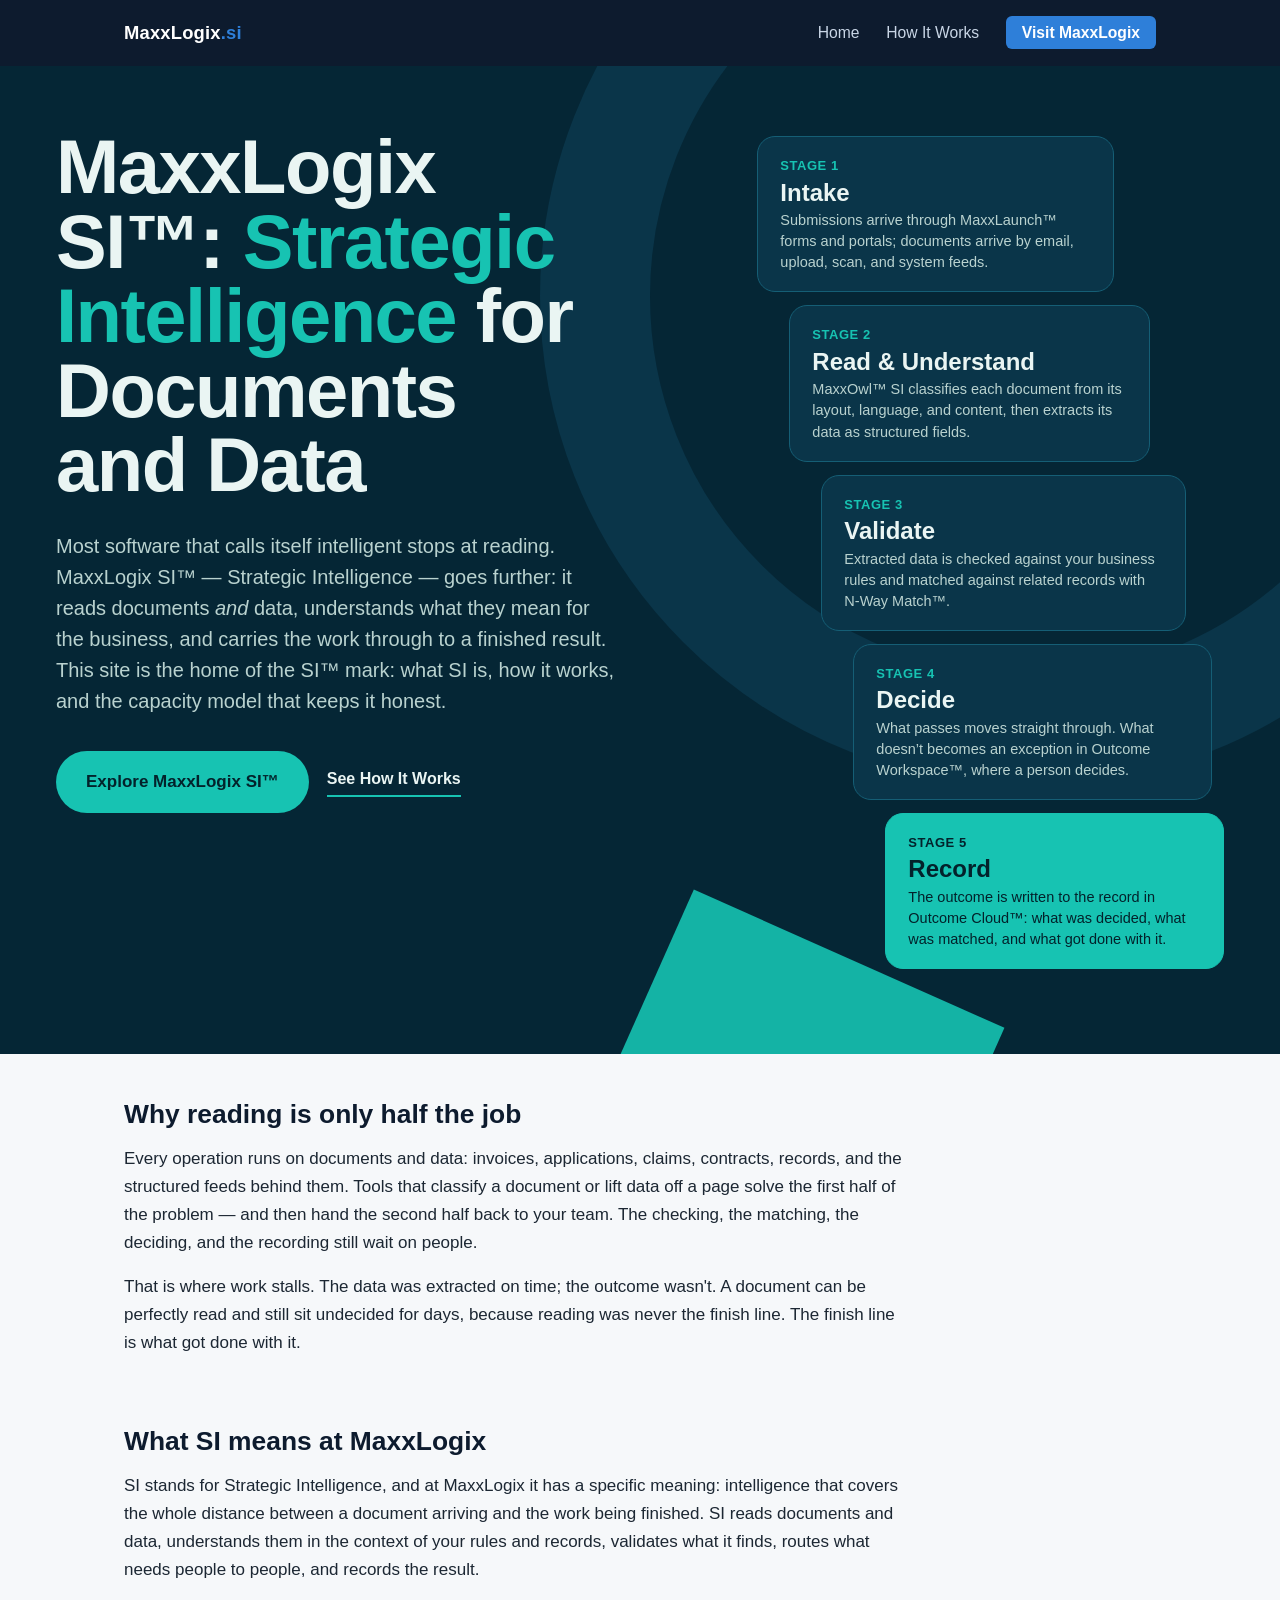
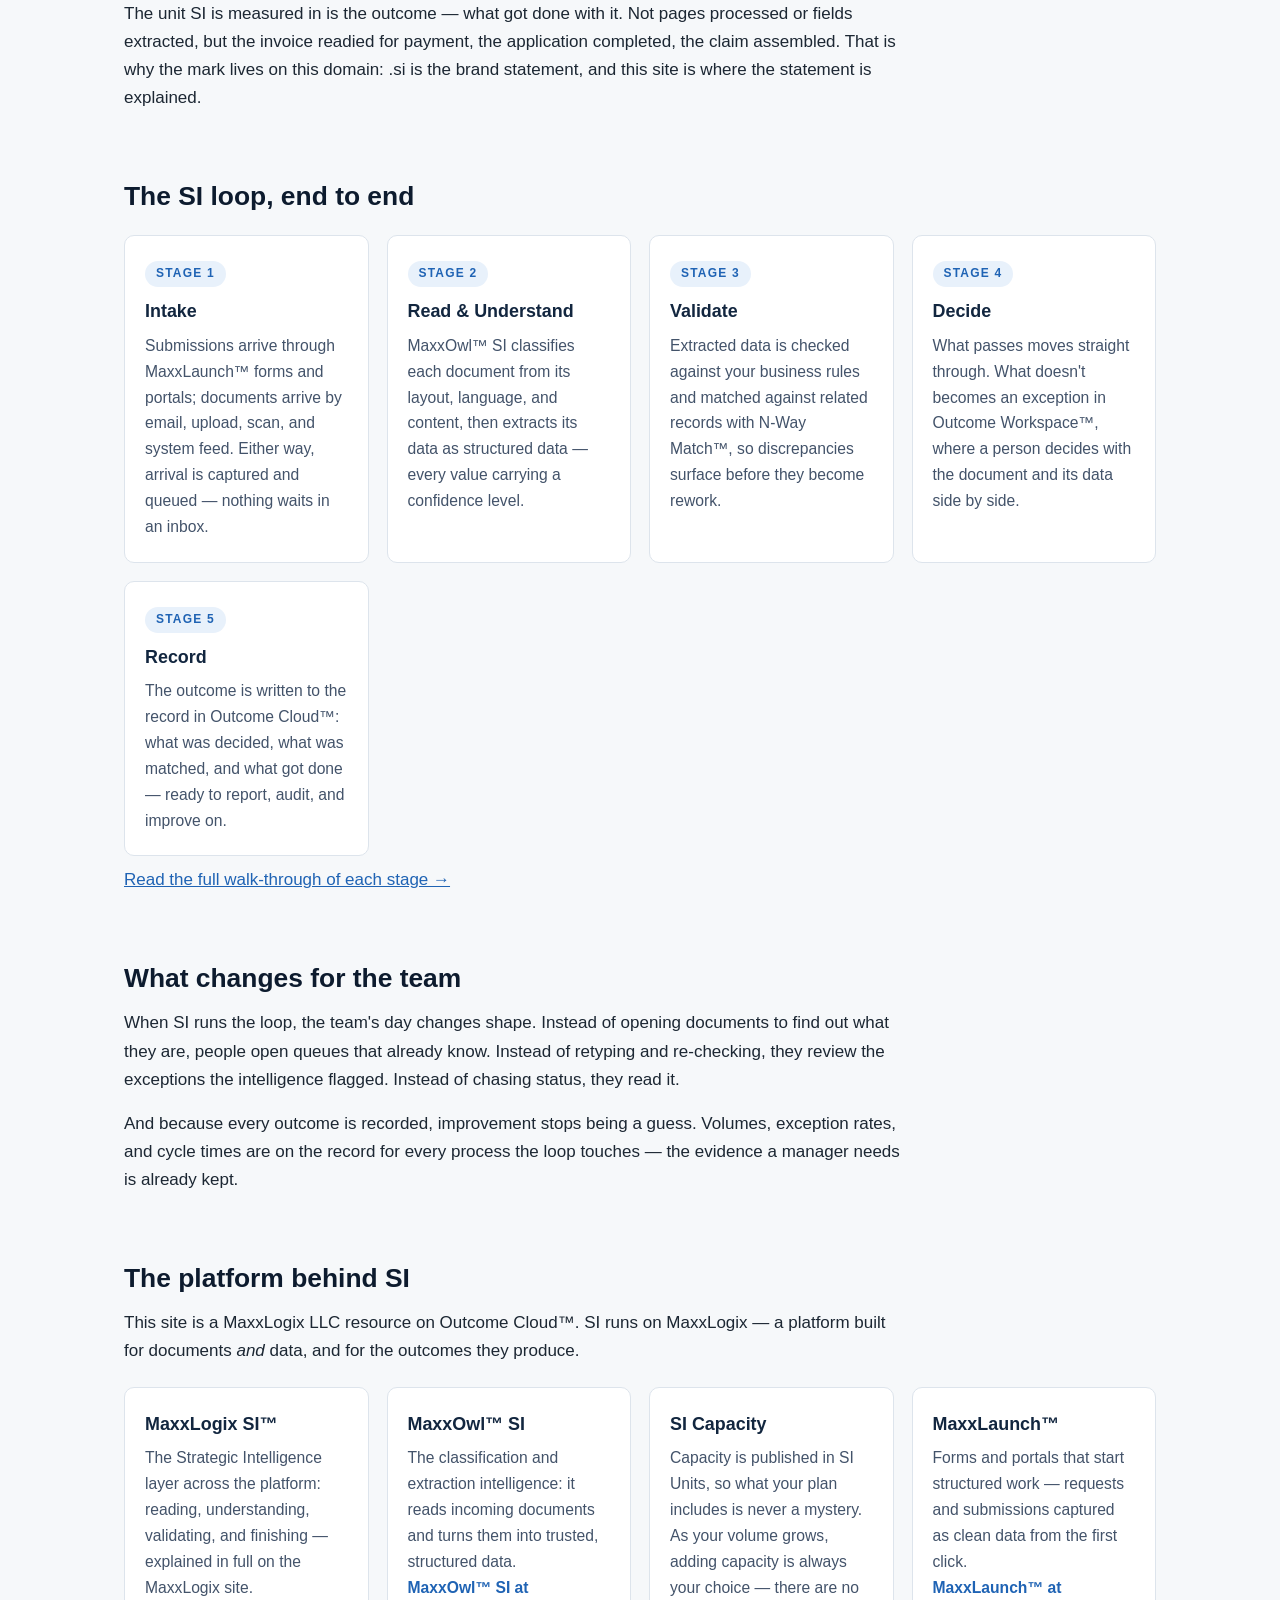
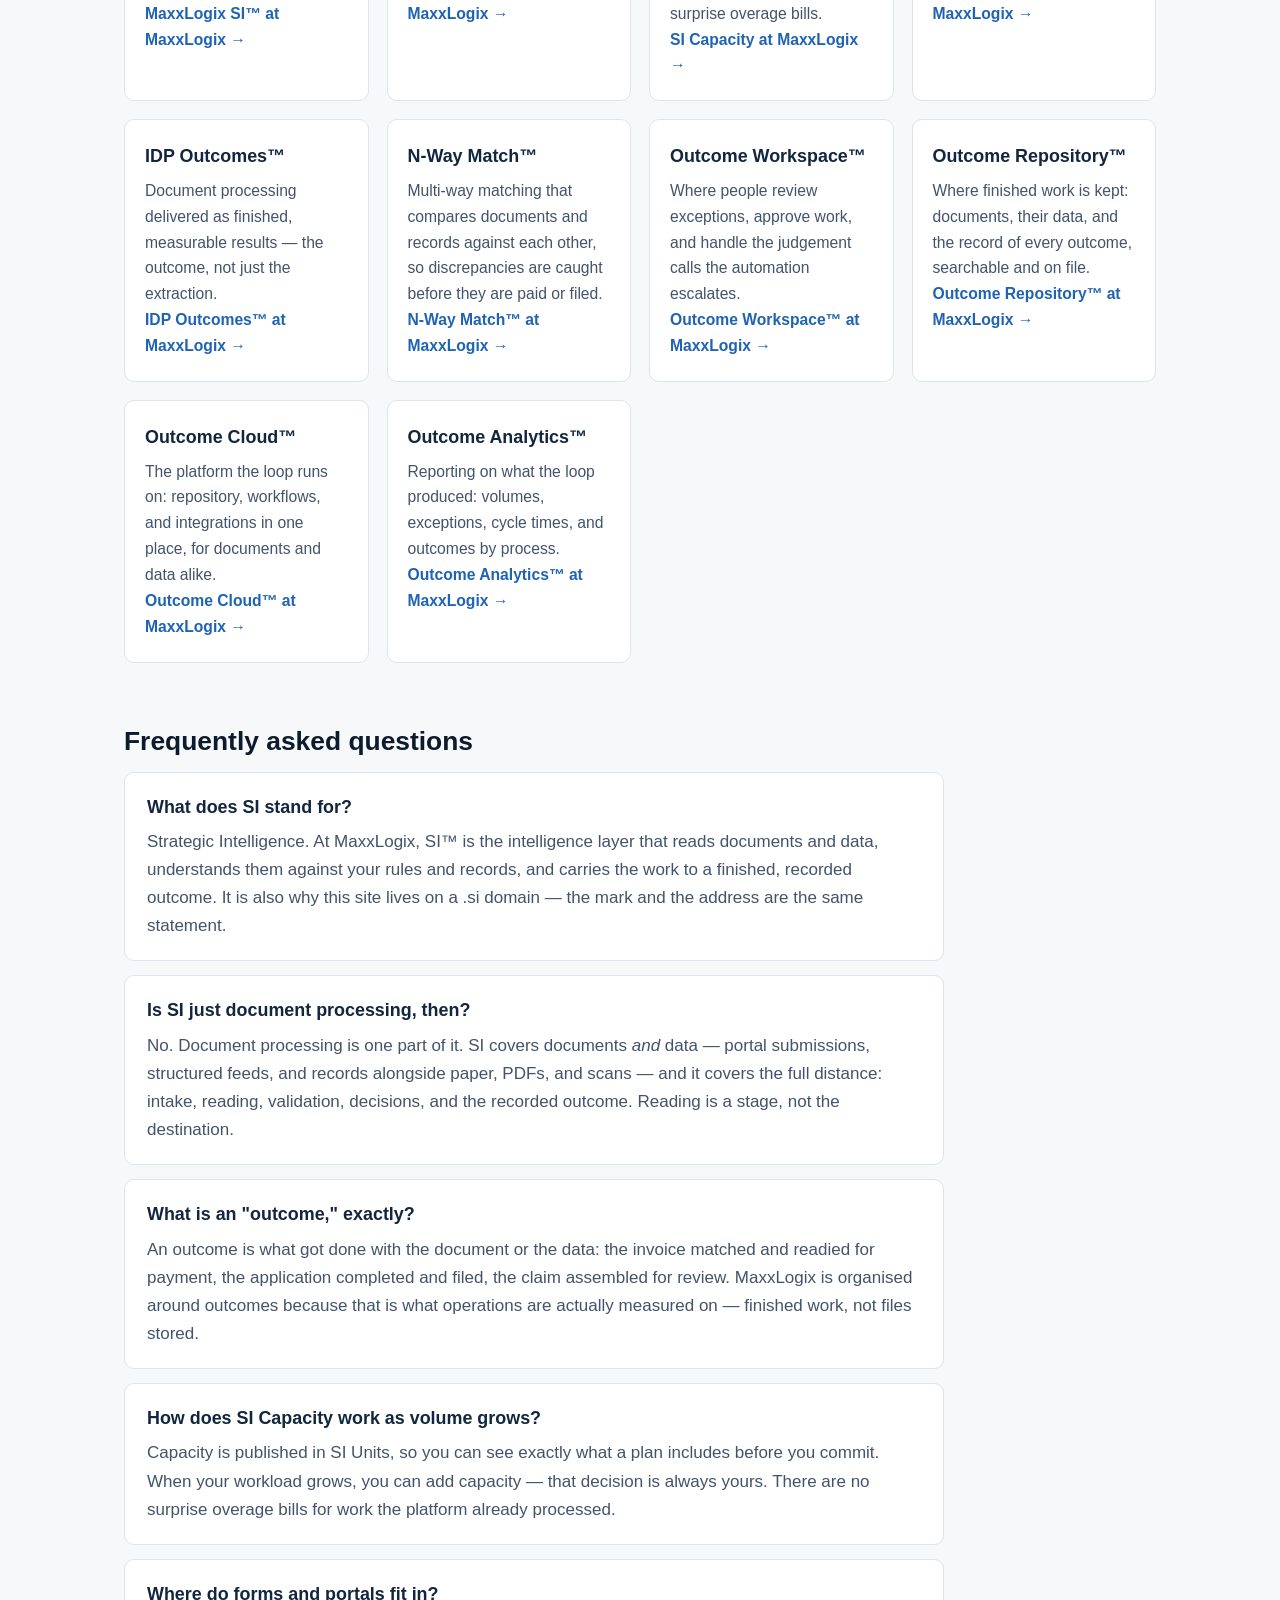
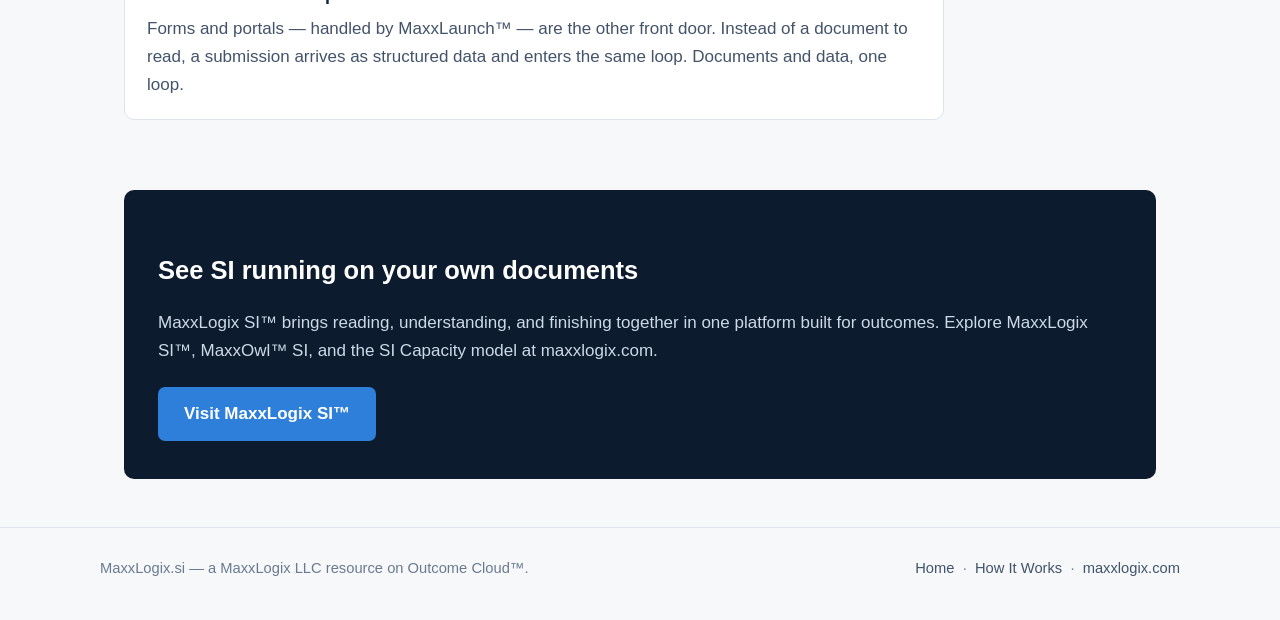
<file: index.html>
<!DOCTYPE html>
<html lang="en">
<head>
<meta charset="UTF-8">
<meta name="viewport" content="width=device-width, initial-scale=1.0">
<title>MaxxLogix SI&trade;: Strategic Intelligence for Documents and Data | MaxxLogix.si</title>
<meta name="description" content="MaxxLogix SI&trade; is Strategic Intelligence for documents and data: intelligence that reads, understands, and finishes the work. Meet MaxxOwl&trade; SI and SI Capacity.">
<link rel="canonical" href="https://maxxlogix.si/">
<meta property="og:type" content="website">
<meta property="og:site_name" content="MaxxLogix.si">
<meta property="og:title" content="MaxxLogix SI&trade;: Strategic Intelligence for Documents and Data">
<meta property="og:description" content="Reading is only half the job. MaxxLogix SI&trade; reads documents and data, understands them, and carries the work to a finished outcome.">
<meta property="og:url" content="https://maxxlogix.si/">
<meta name="twitter:card" content="summary">
<link rel="stylesheet" href="style.css">
</head>
<body>

<header class="site-header">
  <div class="header-inner">
    <a class="wordmark" href="index.html">MaxxLogix<span>.si</span></a>
    <nav class="main-nav">
      <a href="index.html">Home</a>
      <a href="how-it-works.html">How It Works</a>
      <a class="nav-cta" href="https://maxxlogix.com/maxxlogix-si/">Visit MaxxLogix</a>
    </nav>
  </div>
</header>

<section class="bh">
  <div class="bh-wrap">
    <div class="bh-grid">
      <div>
        <h1 class="bh-h1" style="font-size:76px">MaxxLogix SI&trade;: <span class="bh-a">Strategic Intelligence</span> for Documents and Data</h1>
        <p class="bh-lede">Most software that calls itself intelligent stops at reading. MaxxLogix SI&trade; — Strategic Intelligence — goes further: it reads documents <em>and</em> data, understands what they mean for the business, and carries the work through to a finished result. This site is the home of the SI&trade; mark: what SI is, how it works, and the capacity model that keeps it honest.</p>
        <div class="bh-actions">
          <a class="bh-btn" href="https://maxxlogix.com/maxxlogix-si/">Explore MaxxLogix SI&trade;</a>
          <a class="bh-link2" href="how-it-works.html">See How It Works</a>
        </div>
      </div>
      <div class="bh-path" aria-label="The path, end to end">
        <div class="bh-stage bh-s1"><div class="bh-n">Stage 1</div><div class="bh-t">Intake</div><div class="bh-d">Submissions arrive through MaxxLaunch&trade; forms and portals; documents arrive by email, upload, scan, and system feeds.</div></div>
        <div class="bh-stage bh-s2"><div class="bh-n">Stage 2</div><div class="bh-t">Read &amp; Understand</div><div class="bh-d">MaxxOwl&trade; SI classifies each document from its layout, language, and content, then extracts its data as structured fields.</div></div>
        <div class="bh-stage bh-s3"><div class="bh-n">Stage 3</div><div class="bh-t">Validate</div><div class="bh-d">Extracted data is checked against your business rules and matched against related records with N-Way Match&trade;.</div></div>
        <div class="bh-stage bh-s4"><div class="bh-n">Stage 4</div><div class="bh-t">Decide</div><div class="bh-d">What passes moves straight through. What doesn&rsquo;t becomes an exception in Outcome Workspace&trade;, where a person decides.</div></div>
        <div class="bh-stage bh-s5"><div class="bh-n">Stage 5</div><div class="bh-t">Record</div><div class="bh-d">The outcome is written to the record in Outcome Cloud&trade;: what was decided, what was matched, and what got done with it.</div></div>
      </div>
    </div>
  </div>
</section>

<main>

  <section>
    <h2>Why reading is only half the job</h2>
    <p>Every operation runs on documents and data: invoices, applications, claims, contracts, records, and the structured feeds behind them. Tools that classify a document or lift data off a page solve the first half of the problem — and then hand the second half back to your team. The checking, the matching, the deciding, and the recording still wait on people.</p>
    <p>That is where work stalls. The data was extracted on time; the outcome wasn't. A document can be perfectly read and still sit undecided for days, because reading was never the finish line. The finish line is what got done with it.</p>
  </section>

  <section>
    <h2>What SI means at MaxxLogix</h2>
    <p>SI stands for Strategic Intelligence, and at MaxxLogix it has a specific meaning: intelligence that covers the whole distance between a document arriving and the work being finished. SI reads documents and data, understands them in the context of your rules and records, validates what it finds, routes what needs people to people, and records the result.</p>
    <p>The unit SI is measured in is the outcome — what got done with it. Not pages processed or fields extracted, but the invoice readied for payment, the application completed, the claim assembled. That is why the mark lives on this domain: .si is the brand statement, and this site is where the statement is explained.</p>
  </section>

  <section>
    <h2>The SI loop, end to end</h2>
    <div class="grid">
      <div class="card">
        <span class="step">Stage 1</span>
        <h3>Intake</h3>
        <p>Submissions arrive through MaxxLaunch&trade; forms and portals; documents arrive by email, upload, scan, and system feed. Either way, arrival is captured and queued — nothing waits in an inbox.</p>
      </div>
      <div class="card">
        <span class="step">Stage 2</span>
        <h3>Read &amp; Understand</h3>
        <p>MaxxOwl&trade; SI classifies each document from its layout, language, and content, then extracts its data as structured data — every value carrying a confidence level.</p>
      </div>
      <div class="card">
        <span class="step">Stage 3</span>
        <h3>Validate</h3>
        <p>Extracted data is checked against your business rules and matched against related records with N-Way Match&trade;, so discrepancies surface before they become rework.</p>
      </div>
      <div class="card">
        <span class="step">Stage 4</span>
        <h3>Decide</h3>
        <p>What passes moves straight through. What doesn't becomes an exception in Outcome Workspace&trade;, where a person decides with the document and its data side by side.</p>
      </div>
      <div class="card">
        <span class="step">Stage 5</span>
        <h3>Record</h3>
        <p>The outcome is written to the record in Outcome Cloud&trade;: what was decided, what was matched, and what got done — ready to report, audit, and improve on.</p>
      </div>
    </div>
    <p><a href="how-it-works.html">Read the full walk-through of each stage &rarr;</a></p>
  </section>

  <section>
    <h2>What changes for the team</h2>
    <p>When SI runs the loop, the team's day changes shape. Instead of opening documents to find out what they are, people open queues that already know. Instead of retyping and re-checking, they review the exceptions the intelligence flagged. Instead of chasing status, they read it.</p>
    <p>And because every outcome is recorded, improvement stops being a guess. Volumes, exception rates, and cycle times are on the record for every process the loop touches — the evidence a manager needs is already kept.</p>
  </section>

  <section>
    <h2>The platform behind SI</h2>
    <p class="narrow">This site is a MaxxLogix LLC resource on Outcome Cloud&trade;. SI runs on MaxxLogix — a platform built for documents <em>and</em> data, and for the outcomes they produce.</p>
    <div class="grid">
      <div class="card">
        <h3>MaxxLogix SI&trade;</h3>
        <p>The Strategic Intelligence layer across the platform: reading, understanding, validating, and finishing — explained in full on the MaxxLogix site.</p>
        <p><a href="https://maxxlogix.com/maxxlogix-si/">MaxxLogix SI&trade; at MaxxLogix &rarr;</a></p>
      </div>
      <div class="card">
        <h3>MaxxOwl&trade; SI</h3>
        <p>The classification and extraction intelligence: it reads incoming documents and turns them into trusted, structured data.</p>
        <p><a href="https://maxxlogix.com/maxxowl-si/">MaxxOwl&trade; SI at MaxxLogix &rarr;</a></p>
      </div>
      <div class="card">
        <h3>SI Capacity</h3>
        <p>Capacity is published in SI Units, so what your plan includes is never a mystery. As your volume grows, adding capacity is always your choice — there are no surprise overage bills.</p>
        <p><a href="https://maxxlogix.com/si-capacity/">SI Capacity at MaxxLogix &rarr;</a></p>
      </div>
      <div class="card">
        <h3>MaxxLaunch&trade;</h3>
        <p>Forms and portals that start structured work — requests and submissions captured as clean data from the first click.</p>
        <p><a href="https://maxxlogix.com/maxxlaunch/">MaxxLaunch&trade; at MaxxLogix &rarr;</a></p>
      </div>
      <div class="card">
        <h3>IDP Outcomes&trade;</h3>
        <p>Document processing delivered as finished, measurable results — the outcome, not just the extraction.</p>
        <p><a href="https://maxxlogix.com/idp-outcomes/">IDP Outcomes&trade; at MaxxLogix &rarr;</a></p>
      </div>
      <div class="card">
        <h3>N-Way Match&trade;</h3>
        <p>Multi-way matching that compares documents and records against each other, so discrepancies are caught before they are paid or filed.</p>
        <p><a href="https://maxxlogix.com/outcome-match/">N-Way Match&trade; at MaxxLogix &rarr;</a></p>
      </div>
      <div class="card">
        <h3>Outcome Workspace&trade;</h3>
        <p>Where people review exceptions, approve work, and handle the judgement calls the automation escalates.</p>
        <p><a href="https://maxxlogix.com/outcome-workspace/">Outcome Workspace&trade; at MaxxLogix &rarr;</a></p>
      </div>
      <div class="card">
        <h3>Outcome Repository&trade;</h3>
        <p>Where finished work is kept: documents, their data, and the record of every outcome, searchable and on file.</p>
        <p><a href="https://maxxlogix.com/outcome-repository/">Outcome Repository&trade; at MaxxLogix &rarr;</a></p>
      </div>
      <div class="card">
        <h3>Outcome Cloud&trade;</h3>
        <p>The platform the loop runs on: repository, workflows, and integrations in one place, for documents and data alike.</p>
        <p><a href="https://maxxlogix.com/outcome-cloud/">Outcome Cloud&trade; at MaxxLogix &rarr;</a></p>
      </div>
      <div class="card">
        <h3>Outcome Analytics&trade;</h3>
        <p>Reporting on what the loop produced: volumes, exceptions, cycle times, and outcomes by process.</p>
        <p><a href="https://maxxlogix.com/outcome-analytics/">Outcome Analytics&trade; at MaxxLogix &rarr;</a></p>
      </div>
    </div>
  </section>

  <section>
    <h2>Frequently asked questions</h2>

    <div class="faq-item">
      <h3>What does SI stand for?</h3>
      <p>Strategic Intelligence. At MaxxLogix, SI&trade; is the intelligence layer that reads documents and data, understands them against your rules and records, and carries the work to a finished, recorded outcome. It is also why this site lives on a .si domain — the mark and the address are the same statement.</p>
    </div>

    <div class="faq-item">
      <h3>Is SI just document processing, then?</h3>
      <p>No. Document processing is one part of it. SI covers documents <em>and</em> data — portal submissions, structured feeds, and records alongside paper, PDFs, and scans — and it covers the full distance: intake, reading, validation, decisions, and the recorded outcome. Reading is a stage, not the destination.</p>
    </div>

    <div class="faq-item">
      <h3>What is an "outcome," exactly?</h3>
      <p>An outcome is what got done with the document or the data: the invoice matched and readied for payment, the application completed and filed, the claim assembled for review. MaxxLogix is organised around outcomes because that is what operations are actually measured on — finished work, not files stored.</p>
    </div>

    <div class="faq-item">
      <h3>How does SI Capacity work as volume grows?</h3>
      <p>Capacity is published in SI Units, so you can see exactly what a plan includes before you commit. When your workload grows, you can add capacity — that decision is always yours. There are no surprise overage bills for work the platform already processed.</p>
    </div>

    <div class="faq-item">
      <h3>Where do forms and portals fit in?</h3>
      <p>Forms and portals — handled by MaxxLaunch&trade; — are the other front door. Instead of a document to read, a submission arrives as structured data and enters the same loop. Documents and data, one loop.</p>
    </div>
  </section>

  <div class="cta-band">
    <h2>See SI running on your own documents</h2>
    <p>MaxxLogix SI&trade; brings reading, understanding, and finishing together in one platform built for outcomes. Explore MaxxLogix SI&trade;, MaxxOwl&trade; SI, and the SI Capacity model at maxxlogix.com.</p>
    <a class="btn" href="https://maxxlogix.com/maxxlogix-si/">Visit MaxxLogix SI&trade;</a>
  </div>

</main>

<footer class="site-footer">
  <div class="footer-inner">
    <span>MaxxLogix.si — a MaxxLogix LLC resource on Outcome Cloud&trade;.</span>
    <span><a href="index.html">Home</a> &nbsp;·&nbsp; <a href="how-it-works.html">How It Works</a> &nbsp;·&nbsp; <a href="https://maxxlogix.com">maxxlogix.com</a></span>
  </div>
</footer>

</body>
</html>
</file>
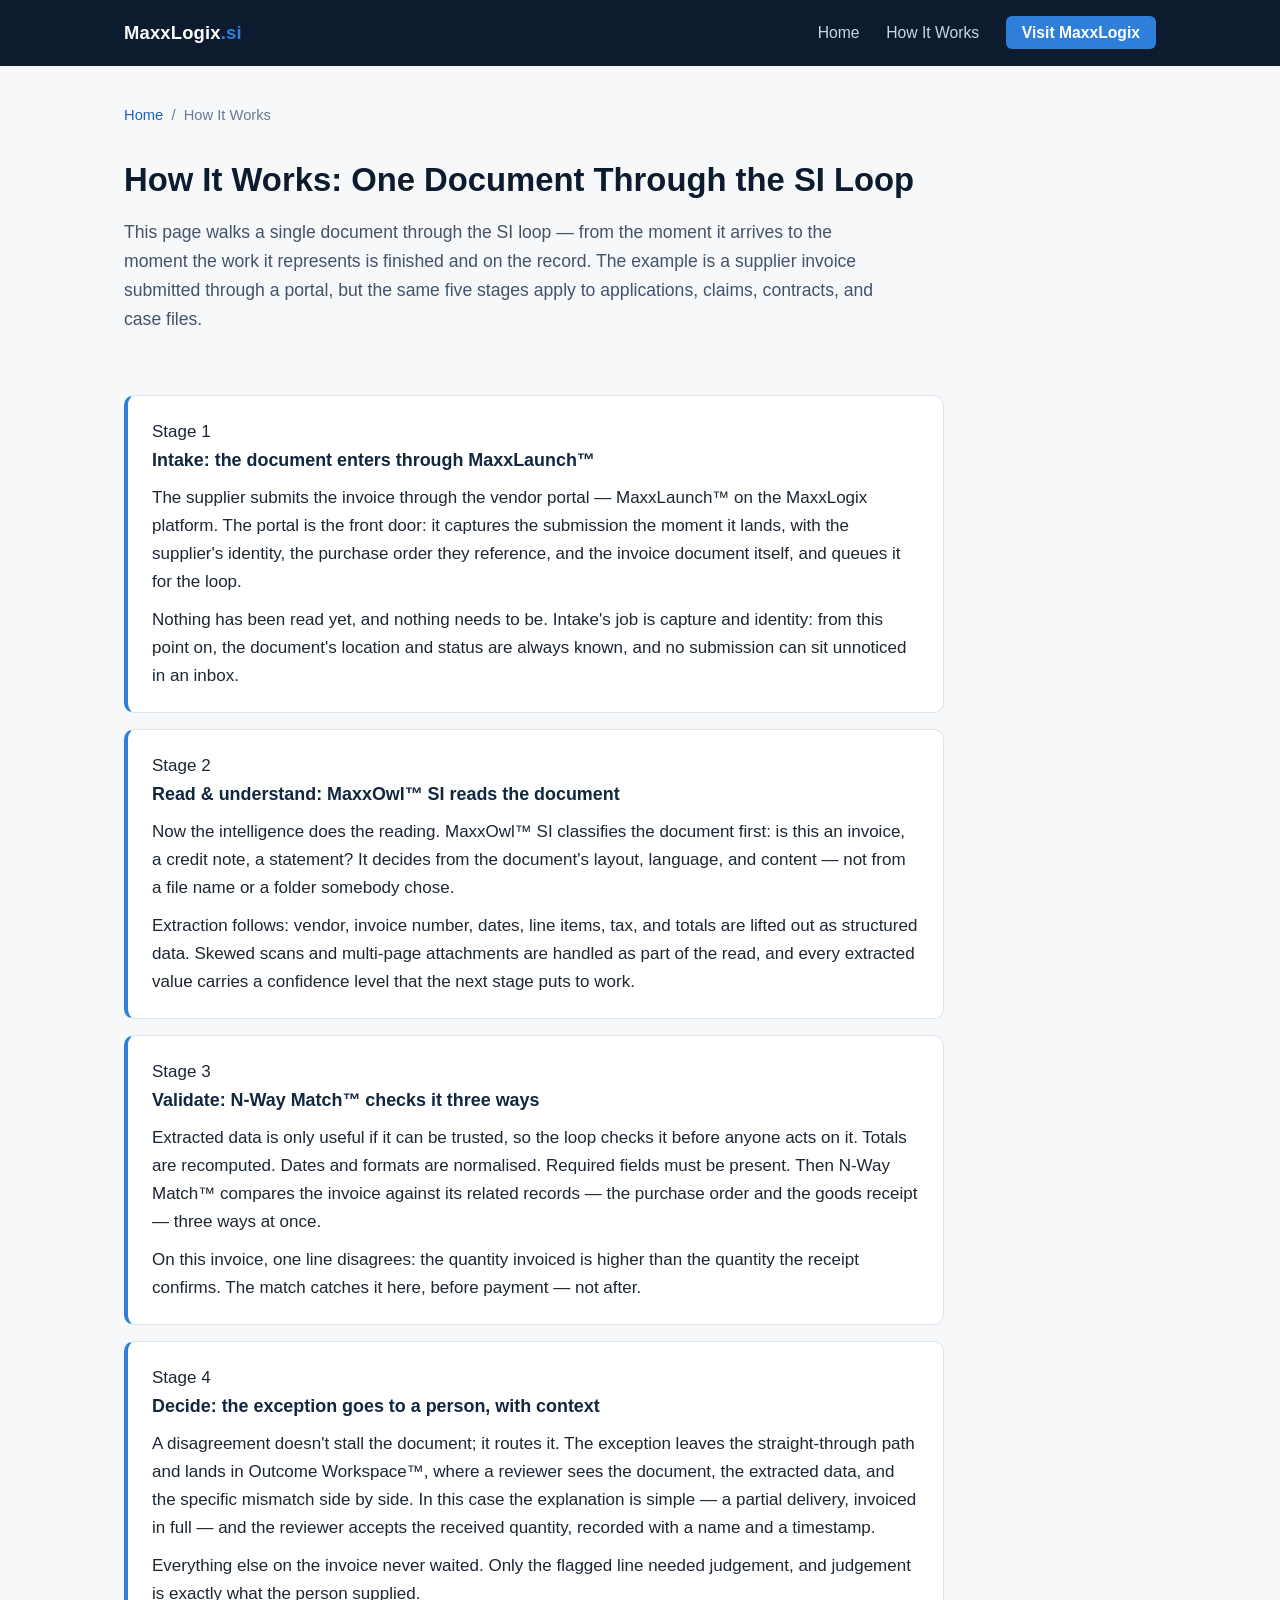
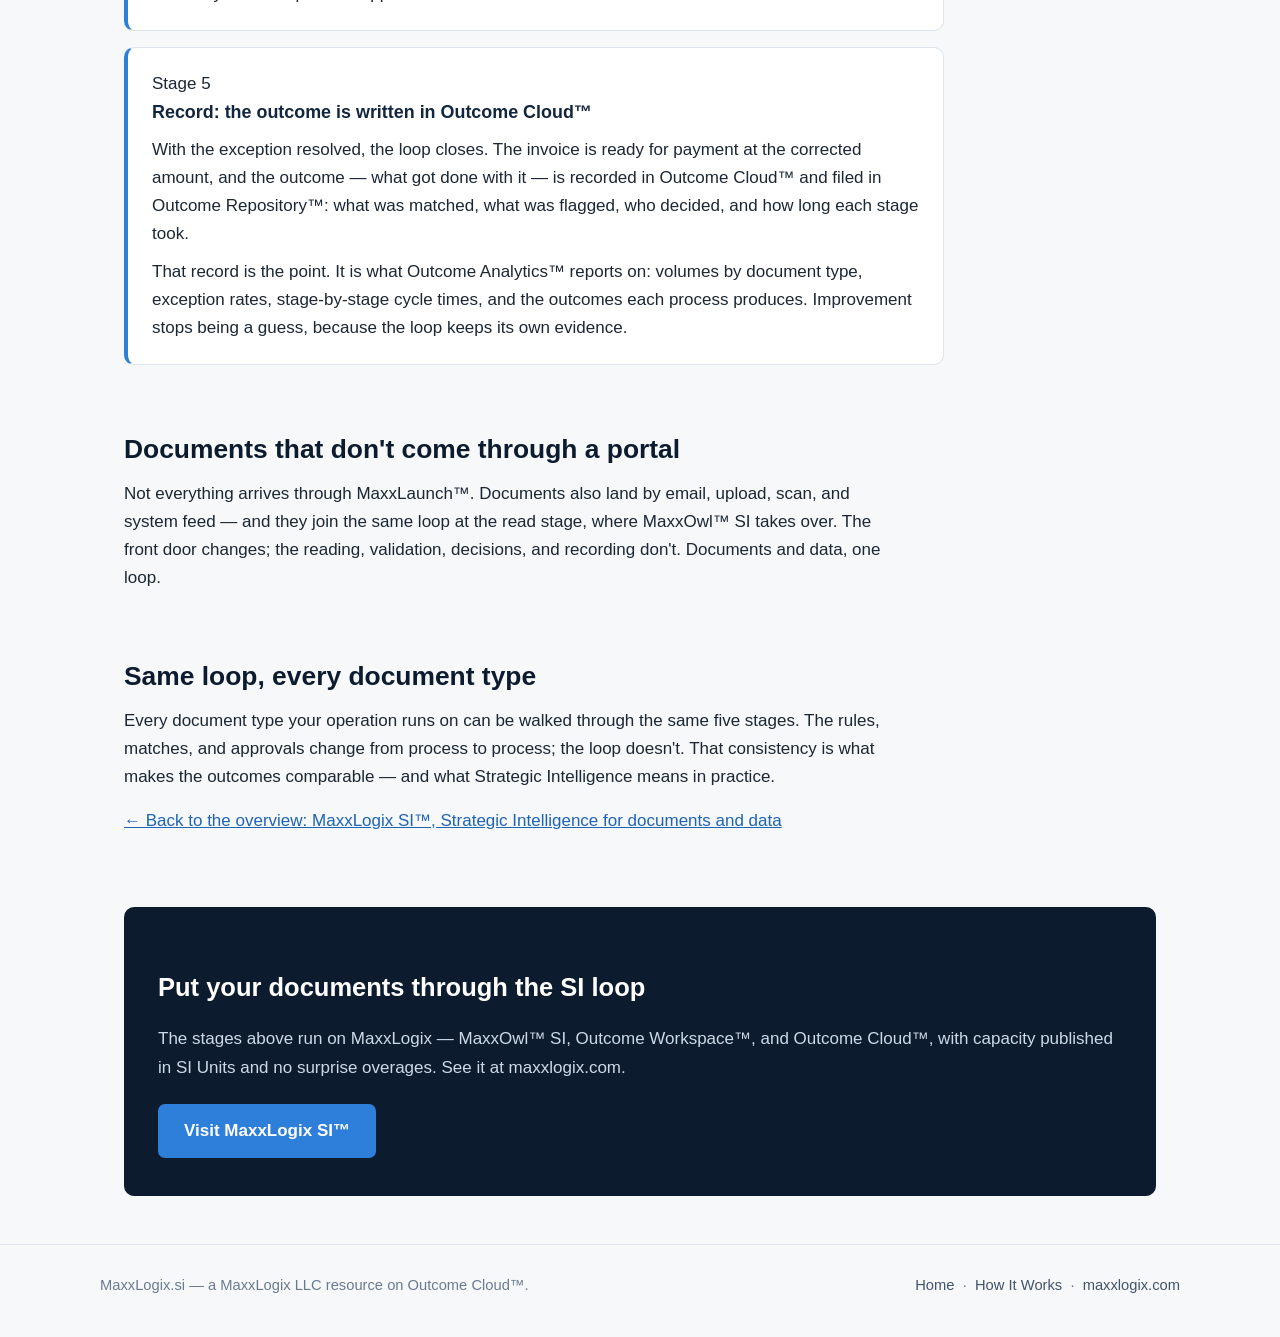
<file: how-it-works.html>
<!DOCTYPE html>
<html lang="en">
<head>
<meta charset="UTF-8">
<meta name="viewport" content="width=device-width, initial-scale=1.0">
<title>How It Works: One Document Through the SI Loop, Stage by Stage | MaxxLogix.si</title>
<meta name="description" content="A stage-by-stage walk-through of MaxxLogix SI&trade;: a document enters through MaxxLaunch&trade;, is read by MaxxOwl&trade; SI, validated by N-Way Match&trade;, decided in Outcome Workspace&trade;, and recorded in Outcome Cloud&trade;.">
<link rel="canonical" href="https://maxxlogix.si/how-it-works.html">
<meta property="og:type" content="article">
<meta property="og:site_name" content="MaxxLogix.si">
<meta property="og:title" content="How It Works: One Document Through the SI Loop, Stage by Stage">
<meta property="og:description" content="Follow one supplier invoice through the SI loop — portal intake, reading and extraction, multi-way validation, a human exception, and a recorded outcome.">
<meta property="og:url" content="https://maxxlogix.si/how-it-works.html">
<meta name="twitter:card" content="summary">
<link rel="stylesheet" href="style.css">
</head>
<body>

<header class="site-header">
  <div class="header-inner">
    <a class="wordmark" href="index.html">MaxxLogix<span>.si</span></a>
    <nav class="main-nav">
      <a href="index.html">Home</a>
      <a href="how-it-works.html">How It Works</a>
      <a class="nav-cta" href="https://maxxlogix.com/maxxlogix-si/">Visit MaxxLogix</a>
    </nav>
  </div>
</header>

<main>

  <p class="crumb"><a href="index.html">Home</a> &nbsp;/&nbsp; How It Works</p>

  <div class="page-head">
    <h1>How It Works: One Document Through the SI Loop</h1>
    <p class="lede">This page walks a single document through the SI loop — from the moment it arrives to the moment the work it represents is finished and on the record. The example is a supplier invoice submitted through a portal, but the same five stages apply to applications, claims, contracts, and case files.</p>
  </div>

  <section>
    <div class="stage-list">

      <div class="stage-block">
        <span class="step">Stage 1</span>
        <h3>Intake: the document enters through MaxxLaunch&trade;</h3>
        <p>The supplier submits the invoice through the vendor portal — MaxxLaunch&trade; on the MaxxLogix platform. The portal is the front door: it captures the submission the moment it lands, with the supplier's identity, the purchase order they reference, and the invoice document itself, and queues it for the loop.</p>
        <p>Nothing has been read yet, and nothing needs to be. Intake's job is capture and identity: from this point on, the document's location and status are always known, and no submission can sit unnoticed in an inbox.</p>
      </div>

      <div class="stage-block">
        <span class="step">Stage 2</span>
        <h3>Read &amp; understand: MaxxOwl&trade; SI reads the document</h3>
        <p>Now the intelligence does the reading. MaxxOwl&trade; SI classifies the document first: is this an invoice, a credit note, a statement? It decides from the document's layout, language, and content — not from a file name or a folder somebody chose.</p>
        <p>Extraction follows: vendor, invoice number, dates, line items, tax, and totals are lifted out as structured data. Skewed scans and multi-page attachments are handled as part of the read, and every extracted value carries a confidence level that the next stage puts to work.</p>
      </div>

      <div class="stage-block">
        <span class="step">Stage 3</span>
        <h3>Validate: N-Way Match&trade; checks it three ways</h3>
        <p>Extracted data is only useful if it can be trusted, so the loop checks it before anyone acts on it. Totals are recomputed. Dates and formats are normalised. Required fields must be present. Then N-Way Match&trade; compares the invoice against its related records — the purchase order and the goods receipt — three ways at once.</p>
        <p>On this invoice, one line disagrees: the quantity invoiced is higher than the quantity the receipt confirms. The match catches it here, before payment — not after.</p>
      </div>

      <div class="stage-block">
        <span class="step">Stage 4</span>
        <h3>Decide: the exception goes to a person, with context</h3>
        <p>A disagreement doesn't stall the document; it routes it. The exception leaves the straight-through path and lands in Outcome Workspace&trade;, where a reviewer sees the document, the extracted data, and the specific mismatch side by side. In this case the explanation is simple — a partial delivery, invoiced in full — and the reviewer accepts the received quantity, recorded with a name and a timestamp.</p>
        <p>Everything else on the invoice never waited. Only the flagged line needed judgement, and judgement is exactly what the person supplied.</p>
      </div>

      <div class="stage-block">
        <span class="step">Stage 5</span>
        <h3>Record: the outcome is written in Outcome Cloud&trade;</h3>
        <p>With the exception resolved, the loop closes. The invoice is ready for payment at the corrected amount, and the outcome — what got done with it — is recorded in Outcome Cloud&trade; and filed in Outcome Repository&trade;: what was matched, what was flagged, who decided, and how long each stage took.</p>
        <p>That record is the point. It is what Outcome Analytics&trade; reports on: volumes by document type, exception rates, stage-by-stage cycle times, and the outcomes each process produces. Improvement stops being a guess, because the loop keeps its own evidence.</p>
      </div>

    </div>
  </section>

  <section>
    <h2>Documents that don't come through a portal</h2>
    <p class="narrow">Not everything arrives through MaxxLaunch&trade;. Documents also land by email, upload, scan, and system feed — and they join the same loop at the read stage, where MaxxOwl&trade; SI takes over. The front door changes; the reading, validation, decisions, and recording don't. Documents and data, one loop.</p>
  </section>

  <section>
    <h2>Same loop, every document type</h2>
    <p class="narrow">Every document type your operation runs on can be walked through the same five stages. The rules, matches, and approvals change from process to process; the loop doesn't. That consistency is what makes the outcomes comparable — and what Strategic Intelligence means in practice.</p>
    <p class="narrow"><a href="index.html">&larr; Back to the overview: MaxxLogix SI&trade;, Strategic Intelligence for documents and data</a></p>
  </section>

  <div class="cta-band">
    <h2>Put your documents through the SI loop</h2>
    <p>The stages above run on MaxxLogix — MaxxOwl&trade; SI, Outcome Workspace&trade;, and Outcome Cloud&trade;, with capacity published in SI Units and no surprise overages. See it at maxxlogix.com.</p>
    <a class="btn" href="https://maxxlogix.com/maxxlogix-si/">Visit MaxxLogix SI&trade;</a>
  </div>

</main>

<footer class="site-footer">
  <div class="footer-inner">
    <span>MaxxLogix.si — a MaxxLogix LLC resource on Outcome Cloud&trade;.</span>
    <span><a href="index.html">Home</a> &nbsp;·&nbsp; <a href="how-it-works.html">How It Works</a> &nbsp;·&nbsp; <a href="https://maxxlogix.com">maxxlogix.com</a></span>
  </div>
</footer>

</body>
</html>
</file>
<file: style.css>
/* MaxxLogix.si — microsite styles
   Palette: deep navy / slate with a single steel-blue accent.
   No external assets. System font stack only. */

:root {
  --navy: #0d1b2e;
  --navy-2: #12263f;
  --slate: #43536a;
  --slate-light: #6b7a8f;
  --ink: #1c2733;
  --bg: #f6f8fa;
  --card: #ffffff;
  --line: #dde4ec;
  --accent: #2e7fd9;
  --accent-dark: #1f63b4;
  --radius: 10px;
}

* { box-sizing: border-box; }

html { scroll-behavior: smooth; }

body {
  margin: 0;
  font-family: -apple-system, BlinkMacSystemFont, "Segoe UI", Roboto,
    "Helvetica Neue", Arial, sans-serif;
  color: var(--ink);
  background: var(--bg);
  line-height: 1.65;
  font-size: 17px;
}

a { color: var(--accent-dark); }
a:hover { color: var(--accent); }

/* ---------- Header ---------- */
.site-header {
  background: var(--navy);
  color: #fff;
}
.header-inner {
  max-width: 1080px;
  margin: 0 auto;
  padding: 18px 24px;
  display: flex;
  flex-wrap: wrap;
  align-items: center;
  justify-content: space-between;
  gap: 12px;
}
.wordmark {
  color: #fff;
  text-decoration: none;
  font-weight: 700;
  font-size: 1.15rem;
  letter-spacing: 0.01em;
}
.wordmark span { color: var(--accent); }
.main-nav a {
  color: #c9d6e6;
  text-decoration: none;
  margin-left: 22px;
  font-size: 0.98rem;
}
.main-nav a:hover { color: #fff; }
.main-nav a.nav-cta {
  background: var(--accent);
  color: #fff;
  padding: 8px 16px;
  border-radius: 6px;
  font-weight: 600;
}
.main-nav a.nav-cta:hover { background: var(--accent-dark); }

/* ---------- Hero ---------- */
.hero {
  background: linear-gradient(160deg, var(--navy) 0%, var(--navy-2) 70%, #1a3a5c 100%);
  color: #fff;
  padding: 64px 24px 72px;
}
.hero-inner { max-width: 820px; margin: 0 auto; }
.hero .eyebrow {
  text-transform: uppercase;
  letter-spacing: 0.14em;
  font-size: 0.78rem;
  font-weight: 700;
  color: #8fc1f2;
  margin: 0 0 14px;
}
.hero h1 {
  font-size: 2.45rem;
  line-height: 1.18;
  margin: 0 0 18px;
  font-weight: 750;
}
.hero p.lede {
  font-size: 1.16rem;
  color: #d7e3f0;
  margin: 0 0 28px;
  max-width: 680px;
}
.btn {
  display: inline-block;
  background: var(--accent);
  color: #fff;
  text-decoration: none;
  font-weight: 600;
  padding: 13px 26px;
  border-radius: 7px;
  margin-right: 12px;
}
.btn:hover { background: var(--accent-dark); color: #fff; }
.btn.ghost {
  background: transparent;
  border: 1px solid #7d97b5;
  color: #e6eef7;
}
.btn.ghost:hover { border-color: #fff; color: #fff; }

/* ---------- Layout ---------- */
main { max-width: 1080px; margin: 0 auto; padding: 0 24px; }
section { padding: 44px 0 8px; }
section h2 {
  font-size: 1.65rem;
  line-height: 1.25;
  color: var(--navy);
  margin: 0 0 14px;
}
section h3 { color: var(--navy-2); margin: 0 0 8px; font-size: 1.12rem; }
section p { max-width: 780px; margin: 0 0 16px; }
.narrow { max-width: 780px; }

/* ---------- Stage / card grids ---------- */
.grid {
  display: grid;
  grid-template-columns: repeat(auto-fit, minmax(230px, 1fr));
  gap: 18px;
  margin: 22px 0 10px;
}
.card {
  background: var(--card);
  border: 1px solid var(--line);
  border-radius: var(--radius);
  padding: 22px 20px;
}
.card .step {
  display: inline-block;
  font-size: 0.75rem;
  font-weight: 700;
  letter-spacing: 0.1em;
  text-transform: uppercase;
  color: var(--accent-dark);
  background: #e8f1fb;
  border-radius: 20px;
  padding: 3px 11px;
  margin-bottom: 10px;
}
.card p { margin: 0; font-size: 0.98rem; color: var(--slate); }
.card h3 { margin-bottom: 6px; }
.card a { font-weight: 600; text-decoration: none; }
.card a:hover { text-decoration: underline; }

/* ---------- Deep-dive stage list (how it works) ---------- */
.stage-list { max-width: 820px; }
.stage-block {
  background: var(--card);
  border: 1px solid var(--line);
  border-left: 4px solid var(--accent);
  border-radius: var(--radius);
  padding: 22px 24px;
  margin-bottom: 16px;
}
.stage-block p { margin: 0 0 10px; }
.stage-block p:last-child { margin-bottom: 0; }

/* ---------- FAQ ---------- */
.faq-item {
  background: var(--card);
  border: 1px solid var(--line);
  border-radius: var(--radius);
  padding: 20px 22px;
  margin-bottom: 14px;
  max-width: 820px;
}
.faq-item h3 { margin-bottom: 6px; }
.faq-item p { margin: 0; color: var(--slate); }

/* ---------- CTA band ---------- */
.cta-band {
  background: var(--navy);
  color: #fff;
  border-radius: var(--radius);
  padding: 38px 34px;
  margin: 48px 0;
  text-align: left;
}
.cta-band h2 { color: #fff; margin-bottom: 10px; }
.cta-band p { color: #ccd9e8; margin-bottom: 22px; }

/* ---------- Footer ---------- */
.site-footer {
  border-top: 1px solid var(--line);
  margin-top: 24px;
  padding: 28px 24px 40px;
  color: var(--slate-light);
  font-size: 0.92rem;
}
.footer-inner {
  max-width: 1080px;
  margin: 0 auto;
  display: flex;
  flex-wrap: wrap;
  gap: 10px 28px;
  justify-content: space-between;
}
.site-footer a { color: var(--slate); text-decoration: none; }
.site-footer a:hover { text-decoration: underline; }

/* ---------- Breadcrumb (subpage) ---------- */
.crumb { padding: 22px 0 0; font-size: 0.92rem; color: var(--slate-light); }
.crumb a { text-decoration: none; }
.crumb a:hover { text-decoration: underline; }
.page-head { padding-top: 18px; }
.page-head h1 { font-size: 2.05rem; color: var(--navy); line-height: 1.22; margin: 0 0 12px; }
.page-head p.lede { font-size: 1.1rem; color: var(--slate); max-width: 760px; }

/* ---------- Responsive ---------- */
@media (max-width: 640px) {
  body { font-size: 16px; }
  .hero { padding: 44px 20px 52px; }
  .hero h1 { font-size: 1.85rem; }
  .page-head h1 { font-size: 1.6rem; }
  section h2 { font-size: 1.4rem; }
  .main-nav a { margin-left: 14px; }
  .btn { display: block; text-align: center; margin: 0 0 10px; }
  .cta-band { padding: 28px 22px; }
}

/* ===== Bold hero (bh-) — 2026-11-17 rollout, approved sample system ===== */
.bh{position:relative;background:#052635;color:#eaf5f3;overflow:clip;padding:64px 56px 72px}
.bh::before{content:"";position:absolute;width:760px;height:760px;border-radius:50%;border:110px solid #0a3549;right:-240px;top:-260px}
.bh::after{content:"";position:absolute;width:340px;height:340px;background:#17c3b2;right:330px;bottom:-230px;transform:rotate(24deg);opacity:.9}
.bh-wrap{position:relative;z-index:2;max-width:1360px;margin:0 auto}
.bh-grid{display:grid;grid-template-columns:minmax(0,7fr) minmax(0,5fr);gap:48px;align-items:start}
.bh-h1{font-weight:800;line-height:.98;letter-spacing:-1.5px;margin:0;overflow-wrap:break-word;text-wrap:balance;color:#eaf5f3}
.bh-a{color:#17c3b2}
.bh-h{color:#ffb03a}
.bh-lede{margin-top:28px;font-size:20px;line-height:1.55;color:#b9d2cf;max-width:560px}
.bh-actions{margin-top:34px;display:flex;gap:18px;align-items:center;flex-wrap:wrap}
.bh-btn{display:inline-block;background:#17c3b2;color:#03222b;font-weight:700;font-size:17px;text-decoration:none;padding:17px 30px;border-radius:999px;transition:transform .18s ease}
.bh-btn:hover{transform:translateY(-2px);color:#03222b}
.bh-link2{color:#eaf5f3;font-weight:600;font-size:16px;text-decoration:none;border-bottom:2px solid #17c3b2;padding-bottom:3px}
.bh-link2:hover{color:#17c3b2}
.bh-path{position:relative;padding-top:6px}
.bh-stage{background:#0a3549;border:1px solid #155e75;border-radius:18px;padding:18px 22px;margin-bottom:13px;position:relative}
.bh-n{font-size:13px;color:#17c3b2;font-weight:700;letter-spacing:.04em;text-transform:uppercase}
.bh-t{font-size:24px;font-weight:700;margin-top:2px;line-height:1.15;color:#eaf5f3}
.bh-d{font-size:14.5px;color:#b9d2cf;margin-top:4px;line-height:1.45}
.bh-s1{margin-right:110px}
.bh-s2{margin-left:32px;margin-right:74px}
.bh-s3{margin-left:64px;margin-right:38px}
.bh-s4{margin-left:96px;margin-right:12px}
.bh-s5{margin-left:128px;background:#17c3b2;border-color:#17c3b2}
.bh-s5 .bh-n,.bh-s5 .bh-t,.bh-s5 .bh-d{color:#03222b}
@media (max-width:900px){
  .bh{padding:44px 24px 54px}
  .bh-grid{grid-template-columns:1fr}
  .bh-h1{font-size:52px !important}
  .bh-s1,.bh-s2,.bh-s3,.bh-s4,.bh-s5{margin-left:0;margin-right:0}
}
@media (prefers-reduced-motion: reduce){
  .bh-btn{transition:none}
  .bh-btn:hover{transform:none}
}
</file>
